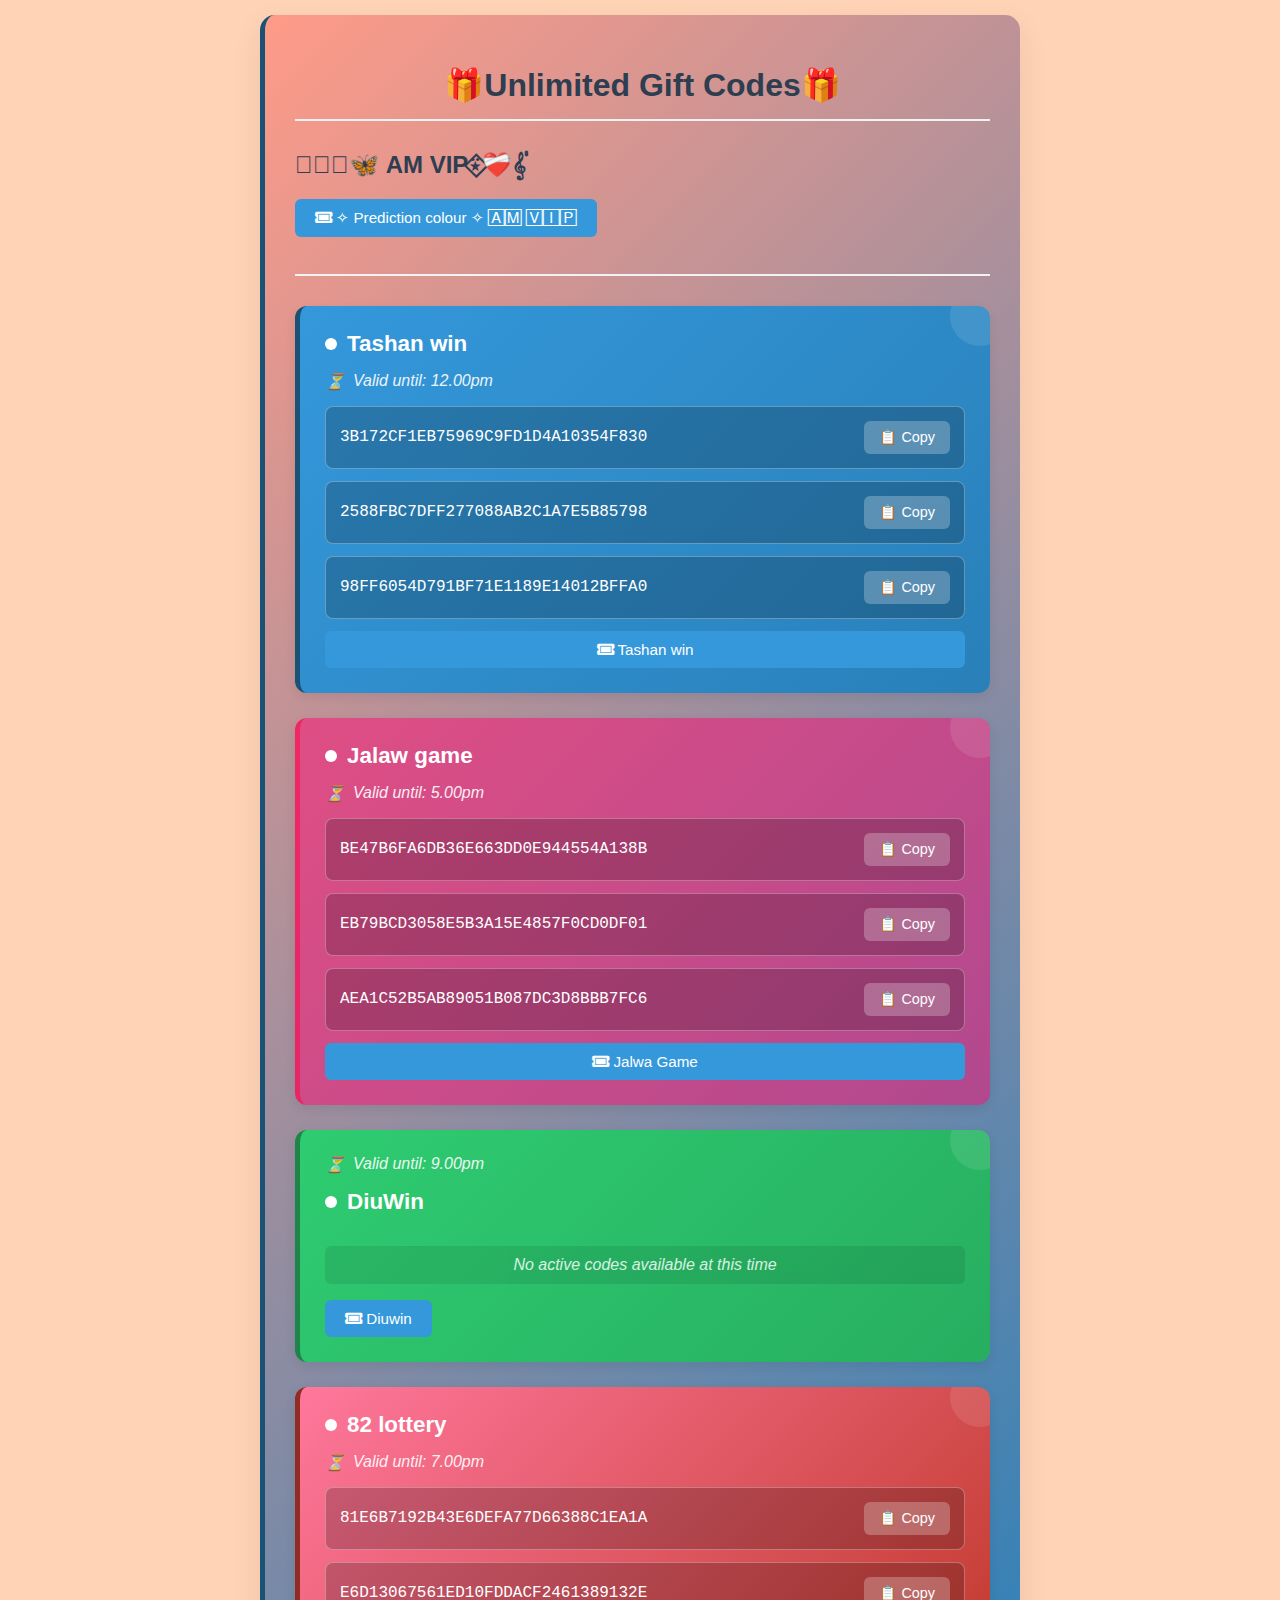
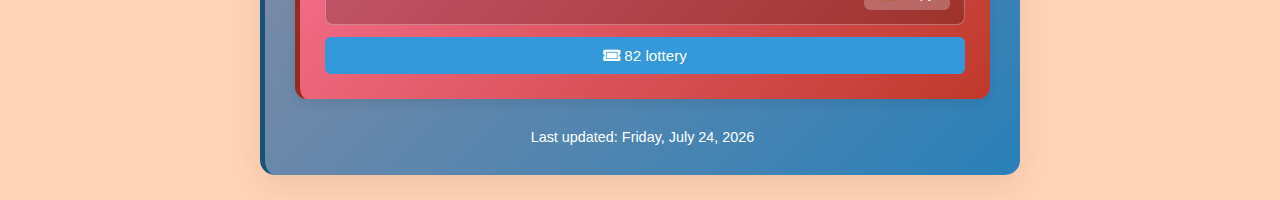
<file: gift code.html>
<!DOCTYPE html>
<html lang="en">
<head>
    <meta charset="UTF-8">
    <meta name="viewport" content="width=device-width, initial-scale=1.0">
    <title>⍣AM VIP⍣Gift Codes</title>
    <style>
        body {
            font-family: 'Segoe UI', Tahoma, Geneva, Verdana, sans-serif;
            max-width: 800px;
            margin: 20px auto;
            padding: 0;
            background: #FF84365C;
            color: #2c3e50;
     
        }
        .container {
                        transform: translateY(-5px);
     
            background: linear-gradient(135deg, #FF36365C, #2980b9);
            border-left: 5px solid #1a5276;
      border-radius: 15px;
            box-shadow: 0 10px 30px rgba(0, 0, 0, 0.08);
            padding: 30px;
            margin: 20px;
        }
        h1 {
            text-align: center;
            color: #2c3e50;
            margin-bottom: 30px;
            padding-bottom: 15px;
            border-bottom: 2px solid #f0f2f5;
        }
        .code-section {
            border-radius: 12px;
            padding: 25px;
            margin-bottom: 25px;
            box-shadow: 0 4px 12px rgba(0,0,0,0.08);
            color: white;
            position: relative;
            overflow: hidden;
            transition: transform 0.3s ease;
        }
        .code-section:hover {
            transform: translateY(-5px);
        }
        /* Platform-specific colors */
        .Tashan{
            background: linear-gradient(135deg, #3498db, #2980b9);
            border-left: 5px solid #1a5276;
        }
        .dnwin {
            background: linear-gradient(135deg, #FF779CFF, #c0392b);
            border-left: 5px solid #922b21;
        }
        .diuwin {
            background: linear-gradient(135deg, #2ecc71, #27ae60);
            border-left: 5px solid #1e8449;
        }
            .Jalaw {
            background: linear-gradient(135deg, #FF09727F, #FF09727F);
            border-left: 5px solid #FF00477F;
        }
        .platform-name {
            font-size: 1.4em;
            font-weight: bold;
            margin-bottom: 15px;
            display: flex;
            align-items: center;
        }
        .platform-name::before {
            content: '';
            display: inline-block;
            width: 12px;
            height: 12px;
            border-radius: 50%;
            background: white;
            margin-right: 10px;
        }
        .time-note {
            font-style: italic;
            margin-bottom: 15px;
            opacity: 0.9;
            display: flex;
            align-items: center;
            gap: 8px;
        }
        .time-note::before {
            content: '⏳';
        }
        .code-container {
            display: flex;
            flex-direction: column;
            gap: 12px;
        }
        .code {
            font-family: 'Courier New', monospace;
            background-color: rgba(0, 0, 0, 0.2);
            padding: 14px;
            border-radius: 8px;
            word-break: break-all;
            display: flex;
            justify-content: space-between;
            align-items: center;
            border: 1px solid rgba(255, 255, 255, 0.3);
        }
    
    
        .copy-btn {
            background-color: rgba(255, 255, 255, 0.25);
            color: white;
            border: none;
            padding: 8px 15px;
            border-radius: 6px;
            cursor: pointer;
            font-size: 0.9em;
            transition: all 0.3s ease;
            display: flex;
            align-items: center;
            gap: 5px;
            white-space: nowrap;
        }
        .copy-btn:hover {
            background-color: rgba(255, 255, 255, 0.4);
        }
        .no-codes {
            font-style: italic;
            opacity: 0.8;
            padding: 10px;
            background: rgba(0, 0, 0, 0.1);
            border-radius: 6px;
            text-align: center;
        }
        /* Decorative elements */
        .code-section::before {
            content: '';
            position: absolute;
            top: -20px;
            right: -20px;
            width: 60px;
            height: 60px;
            border-radius: 50%;
            background: rgba(255, 255, 255, 0.1);
        }
        footer {
            text-align: center;
            margin-top: 30px;
            color: #fff;
            font-size: 0.9em;
        }
        @media (max-width: 600px) {
            .container {
                padding: 20px;
                margin: 10px;
            }
            .code-section {
                padding: 20px;
            }
        }
    
            .btn {
            display: inline-block;
            padding: 10px 20px;
            border-radius: 6px;
            font-weight: 500;
            text-align: center;
            text-decoration: none;
            cursor: pointer;
            transition: all 0.3s ease;
            border: none;
            font-size: 0.95rem;
        } 
    }
        .btn-nav:hover {
            background-color: #2980b9;
            transform: translateY(-2px);
        }
        .btn.active {
            transform: translateY(-2px);
            box-shadow: 0 4px 8px rgba(0,0,0,0.2);
        }
        .btn-primary {
            background-color: #e74c3c;
            color: white;
        }
        .btn-primary:hover, .btn-primary.active {
            background-color: #c0392b;
        }
        .btn-secondary {
            background-color: #3498db;
            color: white;
        }
        .btn-secondary:hover, .btn-secondary.active {
            background-color: #2980b9;
        }
        .btn-premium {
            background-color: #f39c12;
            color: white;
        }
        .btn-premium:hover, .btn-premium.active {
            background-color: #e67e22;
        }
            .btn-copy {
            background-color: #2ecc71;
            color: white;
            padding: 6px 12px;
            font-size: 0.85rem;
            margin-top: 5px;
        }
        .btn-copy:hover {
            background-color: #27ae60;
        }
    </style>
        <link rel="stylesheet" href="https://cdnjs.cloudflare.com/ajax/libs/font-awesome/5.15.3/css/all.min.css">

</head>
<body>
    <div class="container">
        <h1>🎁Unlimited Gift Codes🎁</h1>
             <h2>𓄂⍣⃝🦋 AM VIP⍣⃟❤️‍🩹𝄟</h2>
  
        
        
          <div class="header">
    <!-- Correct button -->
    <button class="btn btn-secondary btn-register" id="premiumBtn"
            onclick="window.open('https://t.me/AM_TASHANWIN', '_blank')">

     
     <i class="fas fa-ticket-alt"></i> ✧ Prediction colour ✧ 🄰🄼 🅅🄸🄿
                
            </button>
        </div>                 
 

          <h1></h1>
         
              
                                            
<div class="code-section Tashan">
  <div class="platform-name">Tashan win</div>
  <div class="time-note">Valid until: 12.00pm</div>

    
    
  <div class="code-container">
    <div class="code" id="code1">
      <span>3B172CF1EB75969C9FD1D4A10354F830</span>
      <button class="copy-btn">📋 Copy</button>
    </div>
    <div class="code" id="code2">
      <span>2588FBC7DFF277088AB2C1A7E5B85798
</span>
      <button class="copy-btn">📋 Copy</button>
    </div>
    <div class="code" id="code3">
      <span>98FF6054D791BF71E1189E14012BFFA0</span>
      <button class="copy-btn">📋 Copy</button>
    </div>

      
      
      
      
      
 
    <!-- Correct button -->
    <button class="btn btn-secondary btn-register" id="premiumBtn"
            onclick="window.open('register game/regier tashan.html', '_blank')">
      <i class="fas fa-ticket-alt"></i> Tashan win
    </button>
  </div>
</div>

        
        
        
        
        
<div class="code-section Jalaw">
  <div class="platform-name">Jalaw game</div>
  <div class="time-note">Valid until: 5.00pm</div>

  <div class="code-container">
    <div class="code" id="code1">
      <span>BE47B6FA6DB36E663DD0E944554A138B</span>
      <button class="copy-btn">📋 Copy</button>
    </div>
    <div class="code" id="code2">
      <span>EB79BCD3058E5B3A15E4857F0CD0DF01</span>
      <button class="copy-btn">📋 Copy</button>
    </div>
    <div class="code" id="code3">
      <span>AEA1C52B5AB89051B087DC3D8BBB7FC6</span>
      <button class="copy-btn">📋 Copy</button>
    </div>

    <!-- Correct button -->
    <button class="btn btn-secondary btn-register" id="premiumBtn2"
            onclick="window.open('register game/regier jalwa.html', '_blank')">
      <i class="fas fa-ticket-alt"></i> Jalwa Game
    </button>
  </div>
</div>
                    
                    
        
        
        
                    
        <div class="code-section diuwin">
               <div class="time-note">Valid until: 9.00pm</div>
              
            <div class="platform-name">DiuWin</div>
            <div class="code-container">
                
                <p class="no-codes">No active codes available at this time</p>
            </div>
                <!-- Correct button -->
    <button class="btn btn-secondary btn-register" id="premiumBtn2"
            onclick="window.open('register game/regier diwin.html', '_blank')">
      <i class="fas fa-ticket-alt"></i> Diuwin
    </button>
        </div>
              
              
              
              
<div class="code-section dnwin">
    
            <div class="platform-name">82 lottery</div>
              <div class="time-note">Valid until: 7.00pm</div>
                 
            <div class="code-container">
                <div class="code" id="code4">
                    
                    <span>81E6B7192B43E6DEFA77D66388C1EA1A</span>
                    <button class="copy-btn">📋 Copy</button>
                </div>
                <div class="code" id="code5">
                    <span>E6D13067561ED10FDDACF2461389132E</span>
                    <button class="copy-btn">📋 Copy</button>
                </div>
    <!-- Correct button -->
    <button class="btn btn-secondary btn-register" id="premiumBtn2"
            onclick="window.open('register game/regier 82 lottery.html', '_blank')">
      <i class="fas fa-ticket-alt"></i> 82 lottery
    </button>
            </div>
        </div>

              
              
              
              
        <footer>
            Last updated: <span id="current-date"></span>
        </footer>
    </div>

    <script>
        // Add date to footer
        const options = { weekday: 'long', year: 'numeric', month: 'long', day: 'numeric' };
        document.getElementById('current-date').textContent = new Date().toLocaleDateString('en-US', options);
        
        // Copy functionality
        document.querySelectorAll('.copy-btn').forEach(btn => {
            btn.addEventListener('click', (e) => {
                const code = e.target.closest('.code').querySelector('span').textContent;
                navigator.clipboard.writeText(code)
                    .then(() => {
                        const originalText = btn.innerHTML;
                        btn.innerHTML = '✅ Copied!';
                        setTimeout(() => {
                            btn.innerHTML = originalText;
                        }, 2000);
                    })
                    .catch(err => {
                        console.error('Failed to copy: ', err);
                        btn.innerHTML = '❌ Error';
                        setTimeout(() => {
                            btn.innerHTML = '📋 Copy';
                        }, 2000);
                    });
            });
        });
    </script>
</body>
</html>
</file>
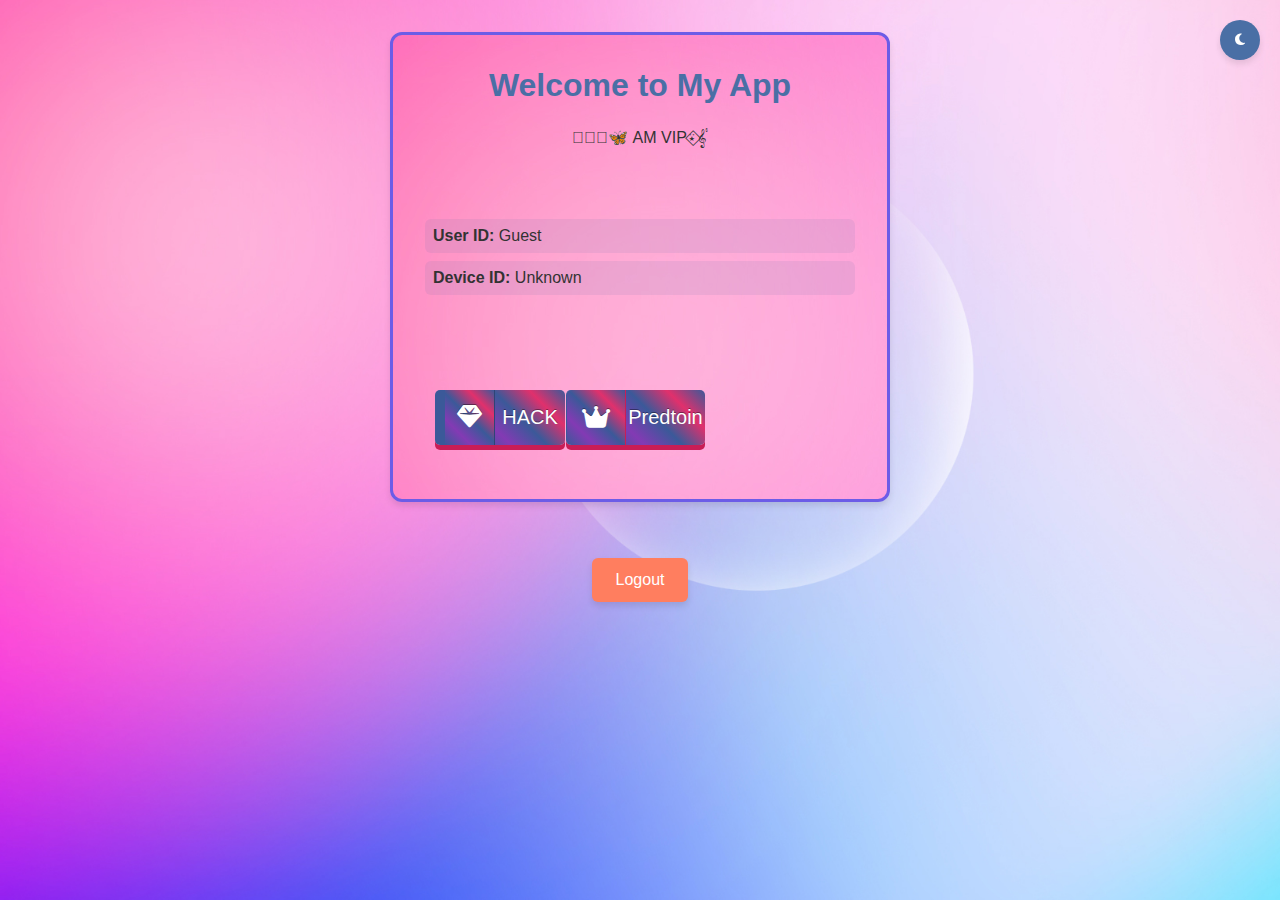
<file: main-app.html>
<!DOCTYPE html>
<html lang="en">
<head>
  <meta charset="UTF-8">
  <meta name="viewport" content="width=device-width, initial-scale=1.0">
  <title>⍣AM VIP⍣⃟ App</title>
  <link rel="stylesheet" href="https://cdnjs.cloudflare.com/ajax/libs/font-awesome/6.4.0/css/all.min.css">
  <style>
  
  :root {
  /* Light Theme */
  --bg-color: #ffffff; /* Fallback solid color */
  --bg-image: url(bg.jpg); /* Actual background image */
  --text-color: #333333; /* Text should NEVER be an image */
  --card-bg: rgba(255, 255, 255, 0.9); /* Slightly transparent white */
  --primary: #4a6fa5;
  --secondary: #ff7e5f;
  --shadow: 0 4px 6px rgba(0, 0, 0, 0.1);
  --primary-color: #6c5ce7; /* Consider merging with --primary */
    
  }
[data-theme="dark"] {
  --bg-image: url(dark.jpg); /* Subtle dark pattern */
  --bg-color: #121212; /* Fallback */
  --card-bg: rgba(30, 30, 30, 0.8); /* Semi-transparent dark */
}
 
          * {
            box-sizing: border-box;
            margin: 0;
            padding: 0;
            font-family: 'Segoe UI', Tahoma, Geneva, Verdana, sans-serif;
        }
  
  body {
  background-color: var(--bg-color);
  background-image: var(--bg-image);
  background-size: cover; /* Ensures image covers the whole screen */
  background-attachment: fixed; /* Optional: Makes it non-scrolling */
  color: var(--text-color);
      margin: 0;
      padding: 0;
      transition: all 0.3s ease;
      min-height: 100vh;
      display: flex;
      flex-direction: column;
      align-items: center;
      padding: 2rem;
    }

    .theme-toggle {
      position: fixed;
      top: 20px;
      right: 20px;
      background: var(--primary);
      color: white;
      border: none;
      width: 40px;
      height: 40px;
      border-radius: 50%;
      display: flex;
      align-items: center;
      justify-content: center;
      cursor: pointer;
      box-shadow: var(--shadow);
      z-index: 100;
    }

    .card {
   border: 3px solid var(--primary-color);
box-shadow: 0 5px 15px var(--shadow-color);   
      background-color: var(--card-bg);
  box-shadow: var(--shadow);
  background-image: var(--bg-image);
  color: var(--text-color);
    border-radius: 12px;
      padding: 2rem;
      width: 100%;
      margin-top:0px;
      max-width: 500px;
      box-shadow: var(--shadow);
      margin-bottom: 2rem;
      text-align: center;
    }

    h1 {
      color: var(--primary);
      margin-bottom: 1.5rem;
    }

    .user-info {
      margin: 4.5rem 0;
      text-align: left;
    }

    .user-info p {
      margin: 0.5rem 0;
      padding: 0.5rem;
      background-color: rgba(74, 111, 165, 0.1);
      border-radius: 6px;
    }

.buttons {
      display: flex;
      width: 100px;
      height: 100px;
      align-items: center;
      justify-content: space-around;
    }
    .buttons .row {
      display: block;
      margin-left: 40px;
    }
    .buttons .row a {
      position: relative;
      display: block;
      height: 55px;
      width: 100px;
      margin: 5px 0;
      color: #fff;
      font-size: 20px;
      font-weight: 500;
      text-shadow: 0px -1px 0px rgba(0, 0, 0, 0.4);
      cursor: pointer;
      border: none;
      outline: none;
      border-radius: 0 5px 5px 0;
      transition: all 0.1s ease-out;
      text-align: center;
      padding-left: 20px;
      text-decoration: none;
      line-height: 55px;
    }
    .row a:active {
      top: 3px;
    }
    .row a.facebook,
    .row a.facebook span {
      background: #3b5999;
      background: linear-gradient(45deg, #3b5999, #833AB4, #3b5999, #E1306C, #3b5999);  
      border-left: 10px solid #3b5999;
      box-shadow: 0px 5px 0px 0px #c91d56;
    }
    .row a.facebook:active {
      box-shadow: 0px 2px 0px 0px #2e4476;
    }

    .row a.instagram,
    .row a.instagram span {
      background: #3b5999;
      background: linear-gradient(45deg, #3b5999, #833AB4, #3b5999, #E1306C, #3b5999);
      border-left: 1px solid #3b5999;
      box-shadow: 0px 5px 0px 0px #c91d56;
    }
    .row a.instagram:active {
      box-shadow: 0px 2px 0px 0px #c91d56;
    }

    .row a span {
      position: absolute;
      height: 55px;
      width: 60px;
      top: 0;
      left: -40px;
      line-height: 55px;
      font-size: 25px;
      display: block;
      font-weight: normal;
      border-radius: 5px 0 0 5px;
      text-align: center;
    }
    .row a:active span {
      top: -3px;
    }
    .row a.facebook span {
      border-right: 1px solid #2e4476;
    }
    
    .row a.instagram span {
      border-right: 1px solid #c91d56;
    }

  
    .row a.facebook:active span {
      box-shadow: 0px 5px 0px 0px #2e4476, 6px 4px 2px rgba(0, 0, 0, 0.3);
    }
    
    .row a.instagram:active span {
      box-shadow: 0px 5px 0px 0px #c91d56, 6px 4px 2px rgba(0, 0, 0, 0.3);
    }

    .logout-btn {
      background-color: var(--secondary);
      color: white;
      border: none;
      padding: 0.8rem 1.5rem;
      border-radius: 6px;
      font-size: 1rem;
      cursor: pointer;
      transition: all 0.2s;
      margin-top: 1.5rem;
      box-shadow: var(--shadow);
    }

    .logout-btn:hover {
      transform: translateY(-2px);
      opacity: 0.9;
    }
  </style>
</head>
<body>
  <button class="theme-toggle" id="themeToggle">
    <i class="fas fa-moon"></i>
  </button>

  <div class="card">
    <h1>Welcome to My App</h1>
    𓄂⍣⃝🦋 AM VIP⍣⃟𝄟
    <div class="user-info">
      <p><strong>User ID:</strong> <span id="userId">Guest</span></p>
      <p><strong>Device ID:</strong> <span id="deviceId">Unknown</span></p>
     
    </div>
  
 
    
<div class="buttons">
    <div class="row">
      <a href="Game-wingo/tashan vip new .html" target="_blank" class="facebook">
        <span><i class="fas fa-gem"></i></span>
        HACK
      </a>
    </div>
  
    <div class="row">
      <a href="Game-wingo/tashan vip.html" target="_blank" class="instagram">
        <span><i class="fas fa-crown"></i></span>
        Predtoin
      </a>

  </div>
</div>
  </div>
   </div>
    <button class="logout-btn" id="logoutBtn">Logout</button>
  </div>
         

  <script>
    // DOM Elements
    const themeToggle = document.getElementById('themeToggle');
    const logoutBtn = document.getElementById('logoutBtn');
    const userIdElement = document.getElementById('userId');
    const deviceIdElement = document.getElementById('deviceId');

    // Theme Toggle
    themeToggle.addEventListener('click', () => {
      const currentTheme = document.documentElement.getAttribute('data-theme');
      const newTheme = currentTheme === 'dark' ? 'light' : 'dark';
      document.documentElement.setAttribute('data-theme', newTheme);
      localStorage.setItem('theme', newTheme);
      
      // Update icon
      const icon = themeToggle.querySelector('i');
      icon.className = newTheme === 'dark' ? 'fas fa-sun' : 'fas fa-moon';
    });

    // Check for saved theme preference
    const savedTheme = localStorage.getItem('theme') || 'light';
    document.documentElement.setAttribute('data-theme', savedTheme);
    themeToggle.querySelector('i').className = savedTheme === 'dark' ? 'fas fa-sun' : 'fas fa-moon';

    // User Data (simulated - replace with your actual data)
    const urlParams = new URLSearchParams(window.location.search);
    const userId = urlParams.get('userId') || sessionStorage.getItem('userId') || 'Guest';
    const deviceId = urlParams.get('deviceId') || sessionStorage.getItem('deviceId') || 'Unknown';
    
    userIdElement.textContent = userId;
    deviceIdElement.textContent = deviceId;
    
    // Store in session for demo purposes
    sessionStorage.setItem('userId', userId);
    sessionStorage.setItem('deviceId', deviceId);

    // Logout Functionality
    logoutBtn.addEventListener('click', () => {
      sessionStorage.clear();
      window.location.href = 'index.html'; // Change to your login page
    });
  </script>
</body>
</html>
</file>
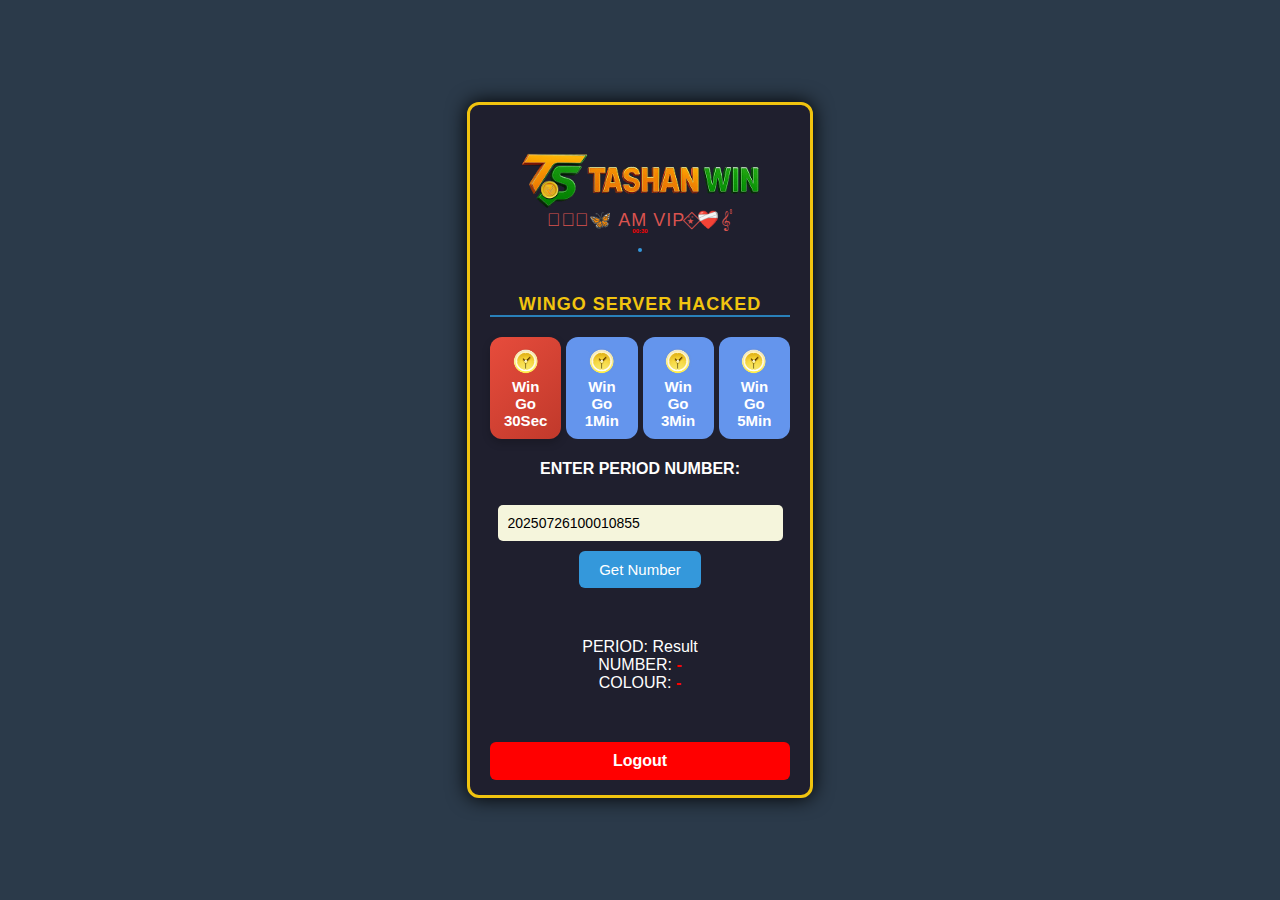
<file: Game-wingo/tashan vip new .html>
<!DOCTYPE html>
<html lang="en">
<head>
  <meta charset="UTF-8" />
  <meta name="viewport" content="width=device-width, initial-scale=1.0"/>
  <title>TASHAN WIN</title>
  <link rel="stylesheet" href="style 25.css" />
</head>
<body>
     <div class="container">
       
          <div class="AM2">

    <img src="logo.png" alt="Tashan Win logo">        
     <h2>𓄂⍣⃝🦋 AM VIP⍣⃟❤️‍🩹𝄟</h2>
            
            <div class="timer" id="timer">00:30</div>
      
          <button class="timer" id="generatePeriod"></button>
         
            
        <h1>WINGO SERVER HACKED</h1>
        
         <div class="game-options">
            <button class="game-option active" data-time="30">
                <img src="time.png" alt="30Sec">
                Win Go 30Sec
            </button>
            <button class="game-option" data-time="60">
                <img src="time.png" alt="1Min">
                Win Go 1Min
            </button>
            <button class="game-option" data-time="180">
                <img src="time.png" alt="3Min">
                Win Go 3Min
            </button>
            <button class="game-option" data-time="300">
                <img src="time.png" alt="5Min">
                Win Go 5Min
            </button>
        </div>
        
          
        <div class="input-section">
          
            <h4 for="period">ENTER PERIOD NUMBER:</h4>
            <div class="period-input-group">
                <input type="text" id="period" value="20250726100010855">
   </div>
            <div class="copied-notice" id="copiedNotice"></div>
        </div>
        
        <button class="btn" id="getNumber">Get Number</button>
        
            
        
        <div class="result" id="result">
            <div>PERIOD: <span id="periodDisplay">Result</span></div>
            <div>NUMBER: <span id="numberDisplay">-</span></div>
            <div>COLOUR: <span id="colorDisplay">-</span></div>
        </div>
        
        <button class="logout">Logout</button>
    </div>

  <script>  
   let currentTime = 30; // Default to 30 seconds
        let timerInterval;
        let isRunning = false;

        // Format time as MM:SS
        function formatTime(seconds) {
            const mins = Math.floor(seconds / 60);
            const secs = seconds % 60;
            return `${mins.toString().padStart(2, '0')}:${secs.toString().padStart(2, '0')}`;
        }

        // Generate current period number (YYYYMMDDHHmmssSSS)
        function generatePeriodNumber() {
            const now = new Date();
            const year = now.getFullYear();
            const month = String(now.getMonth() + 1).padStart(2, '0');
            const day = String(now.getDate()).padStart(2, '0');
            const hours = String(now.getHours()).padStart(2, '0');
            const minutes = String(now.getMinutes()).padStart(2, '0');
            const seconds = String(now.getSeconds()).padStart(2, '0');
            const milliseconds = String(now.getMilliseconds()).padStart(3, '0');
            
            return `${year}${month}${day}${hours}${minutes}${seconds}${milliseconds}`;
        }

        // Start the countdown timer
        function startTimer() {
            clearInterval(timerInterval);
            isRunning = true;
            let timeLeft = currentTime;
            
            document.getElementById('timer').textContent = formatTime(timeLeft);
            
            timerInterval = setInterval(() => {
                timeLeft--;
                document.getElementById('timer').textContent = formatTime(timeLeft);
                
                if (timeLeft <= 0) {
                    clearInterval(timerInterval);
                    isRunning = false;
                    // Auto-generate result when timer reaches 0
                    generateResult();
                    // Restart timer
                    setTimeout(startTimer, 2000);
                }
            }, 1000);
        }

        // Generate random result
        function generateResult() {
            const period = document.getElementById('period').value;
            const randomNumber = Math.floor(Math.random() * 10);
            const colors = ['Red', 'Green', 'Green','Red', 'Red','Violet+Red', 'Green','Violet+Red']; // Adding green for variety
            const color = colors[randomNumber % colors.length];
            
            document.getElementById('periodDisplay').textContent = period;
            document.getElementById('numberDisplay').textContent = randomNumber;
            
            const colorDisplay = document.getElementById('colorDisplay');
            colorDisplay.textContent = color;
            colorDisplay.className = color.toLowerCase();
        }

        // Game option buttons
        document.querySelectorAll('.game-option').forEach(button => {
            button.addEventListener('click', function() {
                // Set active button
                document.querySelectorAll('.game-option').forEach(btn => {
                    btn.classList.remove('active');
                });
                this.classList.add('active');
                
                // Update current time
                currentTime = parseInt(this.dataset.time);
                
                // Reset timer with new time
                if (isRunning) {
                    startTimer();
                } else {
                    document.getElementById('timer').textContent = formatTime(currentTime);
                }
            });
        });

        // Generate Period button
        document.getElementById('generatePeriod').addEventListener('click', function() {
            const periodNumber = generatePeriodNumber();
            document.getElementById('period').value = periodNumber;
            
            // Show copied notice
            const notice = document.getElementById('copiedNotice');
            notice.textContent = "Period number generated!";
            notice.style.color = "#5cb85c";
            
            setTimeout(() => {
                notice.textContent = "";
            }, 2000);
        });

        // Get Number button
        document.getElementById('getNumber').addEventListener('click', function() {
            generateResult();
        });

        // Logout
        document.querySelector('.logout').addEventListener('click', function() {
            if (confirm('Are you sure you want to logout?')) {
                clearInterval(timerInterval);
                alert('Logged out successfully');
                 window.location.href = 'login.html';

                // In a real app, redirect to login page
            }
        });

        // Initialize
        startTimer();
    </script>
</body>
</html>
</file>
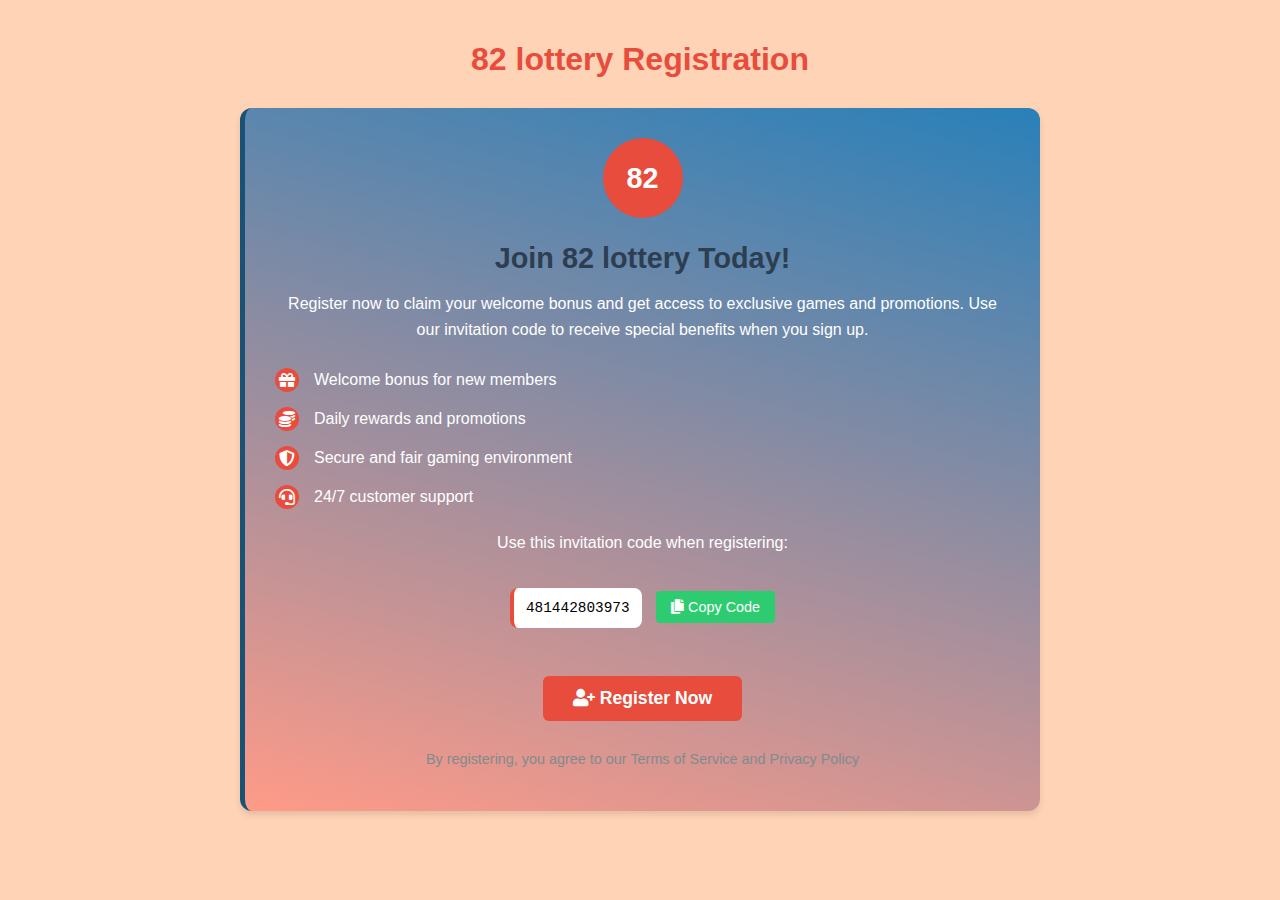
<file: register game/regier 82 lottery.html>
<!DOCTYPE html>
<html lang="en">
<head>
    <meta charset="UTF-8">
    <meta name="viewport" content="width=device-width, initial-scale=1.0">
    <title>Registration</title>
    <style>
        body {
            font-family: 'Segoe UI', Tahoma, Geneva, Verdana, sans-serif;
            max-width: 800px;
            margin: 0 auto;
            padding: 20px;
            background: #FF84365C;
            color: #fff;
        }
        .header {
            text-align: center;
            margin-bottom: 30px;
        }
        .header h1 {
            color: #e74c3c;
            margin-bottom: 10px;
        }
        .register-card {
                        background: linear-gradient(15deg, #FF36365C, #2980b9);
            border-left: 5px solid #1a5276;
     
                   border-radius: 12px;
            padding: 30px;
            margin-bottom: 25px;
            box-shadow: 0 4px 6px rgba(0,0,0,0.1);
            text-align: center;
        }
        .register-logo {
            width: 80px;
            height: 80px;
            margin: 0 auto 20px;
            background-color: #e74c3c;
            border-radius: 50%;
            display: flex;
            align-items: center;
            justify-content: center;
            color: white;
            font-weight: bold;
            font-size: 1.8rem;
        }
        .register-title {
            font-size: 1.8rem;
            color: #2c3e50;
            margin-bottom: 15px;
        }
        .register-desc {
            color: #fff;
            margin-bottom: 25px;
            line-height: 1.6;
        }
        .btn-register {
            display: inline-block;
            padding: 12px 30px;
            border-radius: 6px;
            font-weight: 600;
            text-align: center;
            text-decoration: none;
            cursor: pointer;
            transition: all 0.3s ease;
            border: none;
            font-size: 1.1rem;
            background-color: #e74c3c;
            color: white;
            margin: 10px 0;
        }
        .btn-register:hover {
            background-color: #c0392b;
            transform: translateY(-2px);
            box-shadow: 0 4px 8px rgba(231, 76, 60, 0.3);
        }
        .benefits {
            text-align: left;
            margin: 25px 0;
        }
        .benefit-item {
            display: flex;
            align-items: center;
            margin-bottom: 15px;
        }
        .benefit-icon {
            width: 24px;
            height: 24px;
            background-color: #e74c3c;
            border-radius: 50%;
            display: flex;
            align-items: center;
            justify-content: center;
            color: white;
            margin-right: 15px;
            flex-shrink: 0;
        }
        .invitation-code {
            background: #fff;
            color: #000;
            padding: 12px;
            border-radius: 8px;
            margin: 20px 0;
            font-family: 'Courier New', monospace;
            font-size: 0.9rem;
            word-break: break-all;
            border-left: 4px solid #e74c3c;
            display: inline-block;
        }
        .copy-btn {
            background-color: #2ecc71;
            color: white;
            padding: 8px 15px;
            font-size: 0.9rem;
            margin-left: 10px;
            border: none;
            border-radius: 4px;
            cursor: pointer;
            transition: background-color 0.3s;
        }
        .copy-btn:hover {
            background-color: #27ae60;
        }
    </style>
    <link rel="stylesheet" href="https://cdnjs.cloudflare.com/ajax/libs/font-awesome/5.15.3/css/all.min.css">
</head>
<body>
    <div class="header">
        <h1>82 lottery Registration</h1>
    </div>
    
    <div class="register-card">
        <div class="register-logo">82</div>
        <h2 class="register-title">Join 82 lottery Today!</h2>
        <p class="register-desc">
            Register now to claim your welcome bonus and get access to exclusive games and promotions.
            Use our invitation code to receive special benefits when you sign up.
        </p>
        
        <div class="benefits">
            <div class="benefit-item">
                <div class="benefit-icon"><i class="fas fa-gift"></i></div>
                <div>Welcome bonus for new members</div>
            </div>
            <div class="benefit-item">
                <div class="benefit-icon"><i class="fas fa-coins"></i></div>
                <div>Daily rewards and promotions</div>
            </div>
            <div class="benefit-item">
                <div class="benefit-icon"><i class="fas fa-shield-alt"></i></div>
                <div>Secure and fair gaming environment</div>
            </div>
            <div class="benefit-item">
                <div class="benefit-icon"><i class="fas fa-headset"></i></div>
                <div>24/7 customer support</div>
            </div>
        </div>
        
        <p>Use this invitation code when registering:</p>
        <div class="invitation-code" id="inviteCode">481442803973</div>
        <button class="copy-btn" onclick="copyToClipboard('inviteCode')">
            <i class="fas fa-copy"></i> Copy Code
        </button>
        
        <br><br>
        <a href="https://82lottery4.com/#/register?invitationCode=481442803973" class="btn-register" target="_blank">
            <i class="fas fa-user-plus"></i> Register Now
        </a>
        
        <p style="margin-top: 20px; font-size: 0.9rem; color: #7f8c8d;">
            By registering, you agree to our Terms of Service and Privacy Policy
        </p>
    </div>

    
    
    
    
    
    
    
    
    
    
    <script>
        function copyToClipboard(id) {
            const codeElement = document.getElementById(id);
            const textToCopy = codeElement.textContent;
            
            navigator.clipboard.writeText(textToCopy).then(() => {
                showToast('Invitation code copied!');
            }).catch(err => {
                console.error('Failed to copy text: ', err);
                // Fallback for older browsers
                const textarea = document.createElement('textarea');
                textarea.value = textToCopy;
                document.body.appendChild(textarea);
                textarea.select();
                document.execCommand('copy');
                document.body.removeChild(textarea);
                showToast('Invitation code copied!');
            });
        }

        function showToast(message) {
            const toast = document.createElement('div');
            toast.style.position = 'fixed';
            toast.style.bottom = '20px';
            toast.style.left = '50%';
            toast.style.transform = 'translateX(-50%)';
            toast.style.backgroundColor = '#2ecc71';
            toast.style.color = 'white';
            toast.style.padding = '12px 24px';
            toast.style.borderRadius = '4px';
            toast.style.boxShadow = '0 2px 10px rgba(0,0,0,0.2)';
            toast.style.zIndex = '1000';
            toast.style.transition = 'opacity 0.5s';
            toast.textContent = message;
            
            document.body.appendChild(toast);
            
            setTimeout(() => {
                toast.style.opacity = '0';
                setTimeout(() => {
                    document.body.removeChild(toast);
                }, 500);
            }, 2000);
        }
    </script>
</body>
</html>
</file>
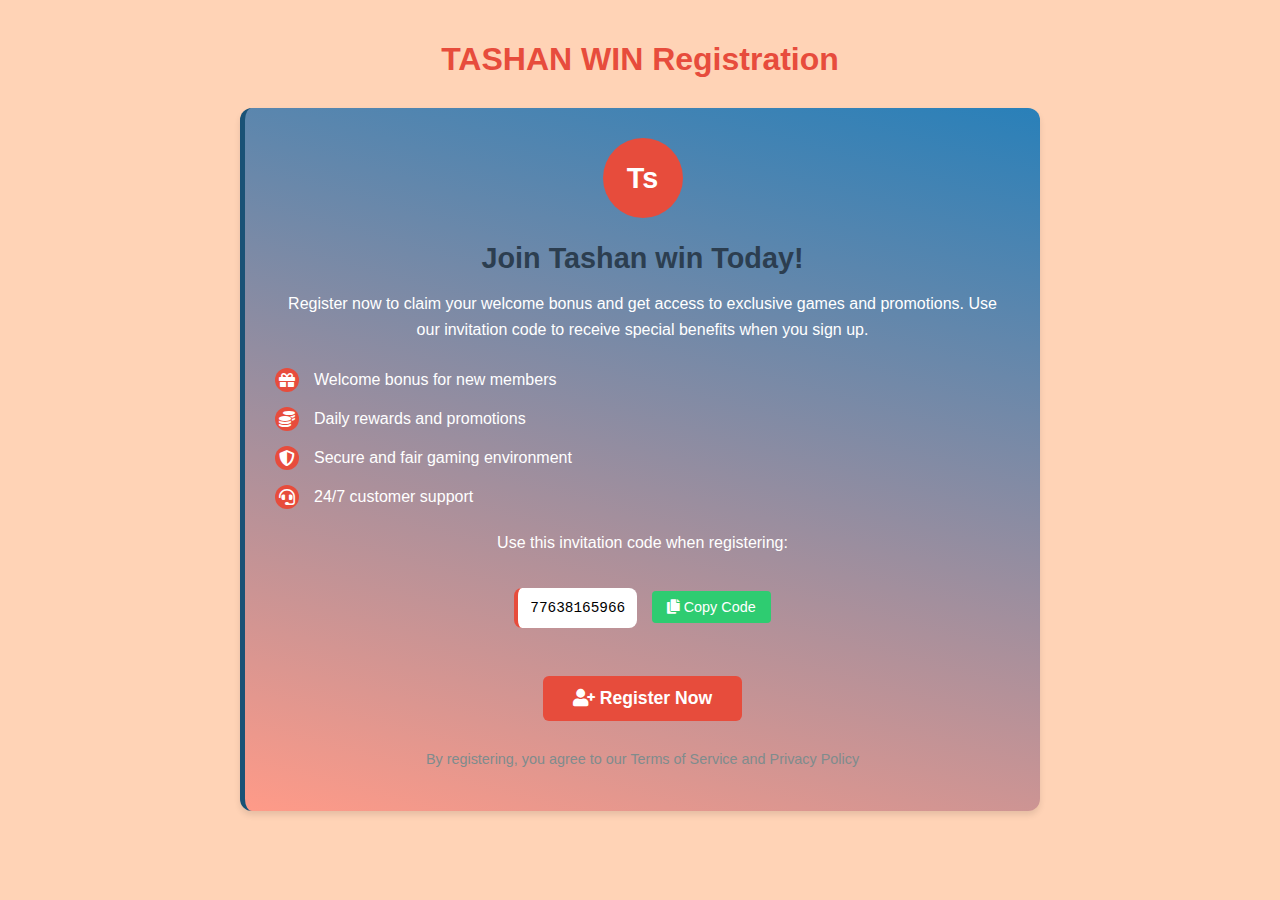
<file: register game/regier bdg.html>
<!DOCTYPE html>
<html lang="en">
<head>
    <meta charset="UTF-8">
    <meta name="viewport" content="width=device-width, initial-scale=1.0">
    <title>Registration</title>
    <style>
        body {
            font-family: 'Segoe UI', Tahoma, Geneva, Verdana, sans-serif;
            max-width: 800px;
            margin: 0 auto;
            padding: 20px;
            background: #FF84365C;
            color: #fff;
        }
        .header {
            text-align: center;
            margin-bottom: 30px;
        }
        .header h1 {
            color: #e74c3c;
            margin-bottom: 10px;
        }
        .register-card {
                        background: linear-gradient(15deg, #FF36365C, #2980b9);
            border-left: 5px solid #1a5276;
     
                   border-radius: 12px;
            padding: 30px;
            margin-bottom: 25px;
            box-shadow: 0 4px 6px rgba(0,0,0,0.1);
            text-align: center;
        }
        .register-logo {
            width: 80px;
            height: 80px;
            margin: 0 auto 20px;
            background-color: #e74c3c;
            border-radius: 50%;
            display: flex;
            align-items: center;
            justify-content: center;
            color: white;
            font-weight: bold;
            font-size: 1.8rem;
        }
        .register-title {
            font-size: 1.8rem;
            color: #2c3e50;
            margin-bottom: 15px;
        }
        .register-desc {
            color: #fff;
            margin-bottom: 25px;
            line-height: 1.6;
        }
        .btn-register {
            display: inline-block;
            padding: 12px 30px;
            border-radius: 6px;
            font-weight: 600;
            text-align: center;
            text-decoration: none;
            cursor: pointer;
            transition: all 0.3s ease;
            border: none;
            font-size: 1.1rem;
            background-color: #e74c3c;
            color: white;
            margin: 10px 0;
        }
        .btn-register:hover {
            background-color: #c0392b;
            transform: translateY(-2px);
            box-shadow: 0 4px 8px rgba(231, 76, 60, 0.3);
        }
        .benefits {
            text-align: left;
            margin: 25px 0;
        }
        .benefit-item {
            display: flex;
            align-items: center;
            margin-bottom: 15px;
        }
        .benefit-icon {
            width: 24px;
            height: 24px;
            background-color: #e74c3c;
            border-radius: 50%;
            display: flex;
            align-items: center;
            justify-content: center;
            color: white;
            margin-right: 15px;
            flex-shrink: 0;
        }
        .invitation-code {
            background: #fff;
            color: #000;
            padding: 12px;
            border-radius: 8px;
            margin: 20px 0;
            font-family: 'Courier New', monospace;
            font-size: 0.9rem;
            word-break: break-all;
            border-left: 4px solid #e74c3c;
            display: inline-block;
        }
        .copy-btn {
            background-color: #2ecc71;
            color: white;
            padding: 8px 15px;
            font-size: 0.9rem;
            margin-left: 10px;
            border: none;
            border-radius: 4px;
            cursor: pointer;
            transition: background-color 0.3s;
        }
        .copy-btn:hover {
            background-color: #27ae60;
        }
    </style>
    <link rel="stylesheet" href="https://cdnjs.cloudflare.com/ajax/libs/font-awesome/5.15.3/css/all.min.css">
</head>
<body>
    <div class="header">
        <h1>TASHAN WIN Registration</h1>
    </div>
    
    <div class="register-card">
        <div class="register-logo">Ts</div>
        <h2 class="register-title">Join Tashan win Today!</h2>
        <p class="register-desc">
            Register now to claim your welcome bonus and get access to exclusive games and promotions.
            Use our invitation code to receive special benefits when you sign up.
        </p>
        
        <div class="benefits">
            <div class="benefit-item">
                <div class="benefit-icon"><i class="fas fa-gift"></i></div>
                <div>Welcome bonus for new members</div>
            </div>
            <div class="benefit-item">
                <div class="benefit-icon"><i class="fas fa-coins"></i></div>
                <div>Daily rewards and promotions</div>
            </div>
            <div class="benefit-item">
                <div class="benefit-icon"><i class="fas fa-shield-alt"></i></div>
                <div>Secure and fair gaming environment</div>
            </div>
            <div class="benefit-item">
                <div class="benefit-icon"><i class="fas fa-headset"></i></div>
                <div>24/7 customer support</div>
            </div>
        </div>
        
        <p>Use this invitation code when registering:</p>
        <div class="invitation-code" id="inviteCode">77638165966</div>
        <button class="copy-btn" onclick="copyToClipboard('inviteCode')">
            <i class="fas fa-copy"></i> Copy Code
        </button>
        
        <br><br>
        <a href="https://www.tashanwin.net/#/register?invitationCode=77638165966" class="btn-register" target="_blank">
            <i class="fas fa-user-plus"></i> Register Now
        </a>
        
        <p style="margin-top: 20px; font-size: 0.9rem; color: #7f8c8d;">
            By registering, you agree to our Terms of Service and Privacy Policy
        </p>
    </div>

    
    
    
    
    
    
    
    
    
    
    <script>
        function copyToClipboard(id) {
            const codeElement = document.getElementById(id);
            const textToCopy = codeElement.textContent;
            
            navigator.clipboard.writeText(textToCopy).then(() => {
                showToast('Invitation code copied!');
            }).catch(err => {
                console.error('Failed to copy text: ', err);
                // Fallback for older browsers
                const textarea = document.createElement('textarea');
                textarea.value = textToCopy;
                document.body.appendChild(textarea);
                textarea.select();
                document.execCommand('copy');
                document.body.removeChild(textarea);
                showToast('Invitation code copied!');
            });
        }

        function showToast(message) {
            const toast = document.createElement('div');
            toast.style.position = 'fixed';
            toast.style.bottom = '20px';
            toast.style.left = '50%';
            toast.style.transform = 'translateX(-50%)';
            toast.style.backgroundColor = '#2ecc71';
            toast.style.color = 'white';
            toast.style.padding = '12px 24px';
            toast.style.borderRadius = '4px';
            toast.style.boxShadow = '0 2px 10px rgba(0,0,0,0.2)';
            toast.style.zIndex = '1000';
            toast.style.transition = 'opacity 0.5s';
            toast.textContent = message;
            
            document.body.appendChild(toast);
            
            setTimeout(() => {
                toast.style.opacity = '0';
                setTimeout(() => {
                    document.body.removeChild(toast);
                }, 500);
            }, 2000);
        }
    </script>
</body>
</html>
</file>
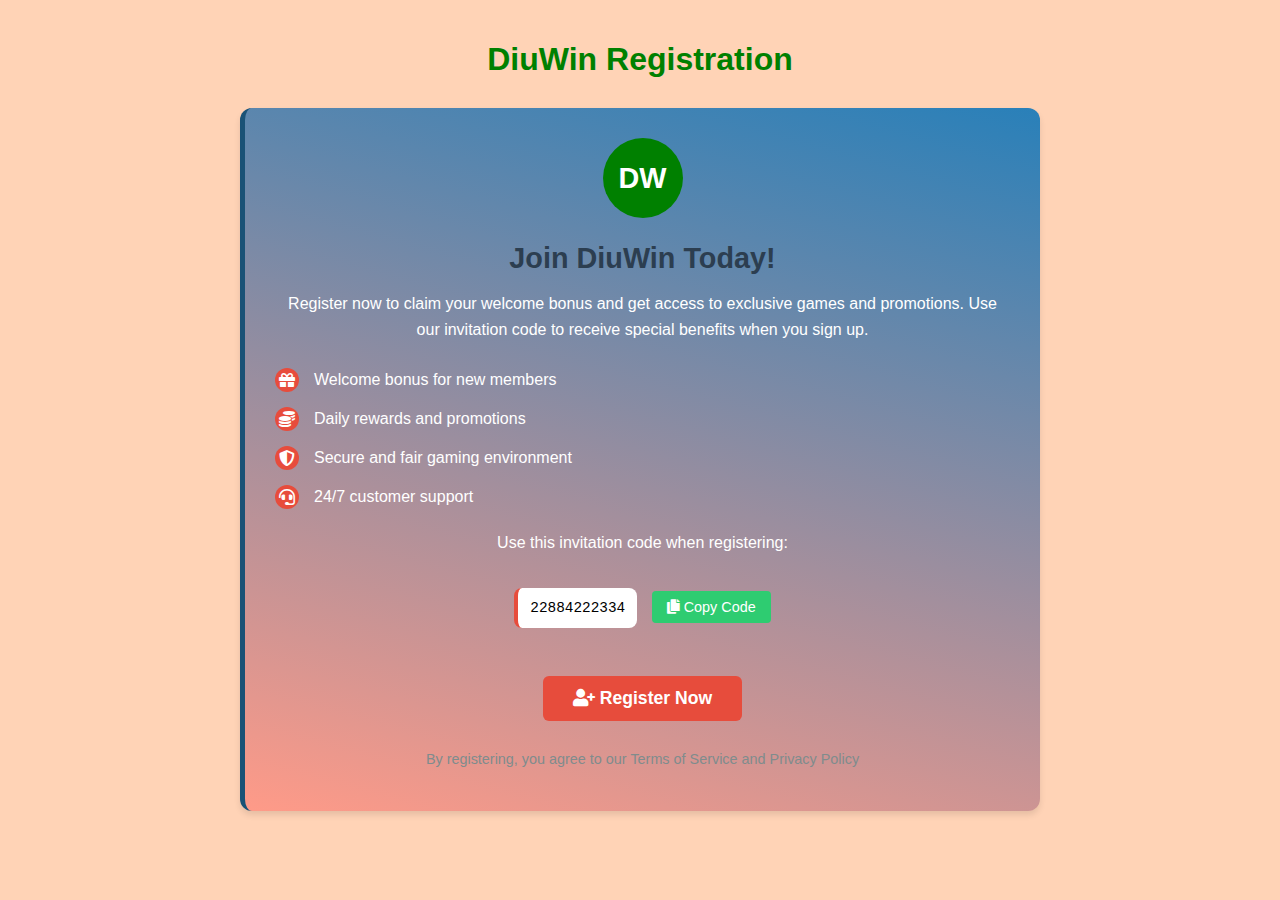
<file: register game/regier diwin.html>
<!DOCTYPE html>
<html lang="en">
<head>
    <meta charset="UTF-8">
    <meta name="viewport" content="width=device-width, initial-scale=1.0">
    <title>Registration</title>
    <style>
        body {
            font-family: 'Segoe UI', Tahoma, Geneva, Verdana, sans-serif;
            max-width: 800px;
            margin: 0 auto;
            padding: 20px;
            background: #FF84365C;
            color: #fff;
        }
        .header {
            text-align: center;
            margin-bottom: 30px;
        }
        .header h1 {
            color: green;
            margin-bottom: 10px;
        }
        .register-card {
                        background: linear-gradient(15deg, #FF36365C, #2980b9);
            border-left: 5px solid #1a5276;
     
                   border-radius: 12px;
            padding: 30px;
            margin-bottom: 25px;
            box-shadow: 0 4px 6px rgba(0,0,0,0.1);
            text-align: center;
        }
        .register-logo {
            width: 80px;
            height: 80px;
            margin: 0 auto 20px;
            background-color: green;
            border-radius: 50%;
            display: flex;
            align-items: center;
            justify-content: center;
            color: white;
            font-weight: bold;
            font-size: 1.8rem;
        }
        .register-title {
            font-size: 1.8rem;
            color: #2c3e50;
            margin-bottom: 15px;
        }
        .register-desc {
            color: #fff;
            margin-bottom: 25px;
            line-height: 1.6;
        }
        .btn-register {
            display: inline-block;
            padding: 12px 30px;
            border-radius: 6px;
            font-weight: 600;
            text-align: center;
            text-decoration: none;
            cursor: pointer;
            transition: all 0.3s ease;
            border: none;
            font-size: 1.1rem;
            background-color: #e74c3c;
            color: white;
            margin: 10px 0;
        }
        .btn-register:hover {
            background-color: #c0392b;
            transform: translateY(-2px);
            box-shadow: 0 4px 8px rgba(231, 76, 60, 0.3);
        }
        .benefits {
            text-align: left;
            margin: 25px 0;
        }
        .benefit-item {
            display: flex;
            align-items: center;
            margin-bottom: 15px;
        }
        .benefit-icon {
            width: 24px;
            height: 24px;
            background-color: #e74c3c;
            border-radius: 50%;
            display: flex;
            align-items: center;
            justify-content: center;
            color: white;
            margin-right: 15px;
            flex-shrink: 0;
        }
        .invitation-code {
            background: #fff;
            color: #000;
            padding: 12px;
            border-radius: 8px;
            margin: 20px 0;
            font-family: 'Courier New', monospace;
            font-size: 0.9rem;
            word-break: break-all;
            border-left: 4px solid #e74c3c;
            display: inline-block;
        }
        .copy-btn {
            background-color: #2ecc71;
            color: white;
            padding: 8px 15px;
            font-size: 0.9rem;
            margin-left: 10px;
            border: none;
            border-radius: 4px;
            cursor: pointer;
            transition: background-color 0.3s;
        }
        .copy-btn:hover {
            background-color: #27ae60;
        }
    </style>
    <link rel="stylesheet" href="https://cdnjs.cloudflare.com/ajax/libs/font-awesome/5.15.3/css/all.min.css">
</head>
<body>
    <div class="header">
        <h1>DiuWin Registration</h1>
    </div>
    
    <div class="register-card">
        <div class="register-logo">DW</div>
        <h2 class="register-title">Join DiuWin Today!</h2>
        <p class="register-desc">
            Register now to claim your welcome bonus and get access to exclusive games and promotions.
            Use our invitation code to receive special benefits when you sign up.
        </p>
        
        <div class="benefits">
            <div class="benefit-item">
                <div class="benefit-icon"><i class="fas fa-gift"></i></div>
                <div>Welcome bonus for new members</div>
            </div>
            <div class="benefit-item">
                <div class="benefit-icon"><i class="fas fa-coins"></i></div>
                <div>Daily rewards and promotions</div>
            </div>
            <div class="benefit-item">
                <div class="benefit-icon"><i class="fas fa-shield-alt"></i></div>
                <div>Secure and fair gaming environment</div>
            </div>
            <div class="benefit-item">
                <div class="benefit-icon"><i class="fas fa-headset"></i></div>
                <div>24/7 customer support</div>
            </div>
        </div>
        
        <p>Use this invitation code when registering:</p>
        <div class="invitation-code" id="inviteCode">22884222334</div>
        <button class="copy-btn" onclick="copyToClipboard('inviteCode')">
            <i class="fas fa-copy"></i> Copy Code
        </button>
        
        <br><br>
        <a href="https://www.15diuwin.com/#/register?invitationCode=22884222334" class="btn-register" target="_blank">
            <i class="fas fa-user-plus"></i> Register Now
        </a>
        
        <p style="margin-top: 20px; font-size: 0.9rem; color: #7f8c8d;">
            By registering, you agree to our Terms of Service and Privacy Policy
        </p>
    </div>

    
    
    
    
    
    
    
    
    
    
    <script>
        function copyToClipboard(id) {
            const codeElement = document.getElementById(id);
            const textToCopy = codeElement.textContent;
            
            navigator.clipboard.writeText(textToCopy).then(() => {
                showToast('Invitation code copied!');
            }).catch(err => {
                console.error('Failed to copy text: ', err);
                // Fallback for older browsers
                const textarea = document.createElement('textarea');
                textarea.value = textToCopy;
                document.body.appendChild(textarea);
                textarea.select();
                document.execCommand('copy');
                document.body.removeChild(textarea);
                showToast('Invitation code copied!');
            });
        }

        function showToast(message) {
            const toast = document.createElement('div');
            toast.style.position = 'fixed';
            toast.style.bottom = '20px';
            toast.style.left = '50%';
            toast.style.transform = 'translateX(-50%)';
            toast.style.backgroundColor = '#2ecc71';
            toast.style.color = 'white';
            toast.style.padding = '12px 24px';
            toast.style.borderRadius = '4px';
            toast.style.boxShadow = '0 2px 10px rgba(0,0,0,0.2)';
            toast.style.zIndex = '1000';
            toast.style.transition = 'opacity 0.5s';
            toast.textContent = message;
            
            document.body.appendChild(toast);
            
            setTimeout(() => {
                toast.style.opacity = '0';
                setTimeout(() => {
                    document.body.removeChild(toast);
                }, 500);
            }, 2000);
        }
    </script>
</body>
</html>
</file>
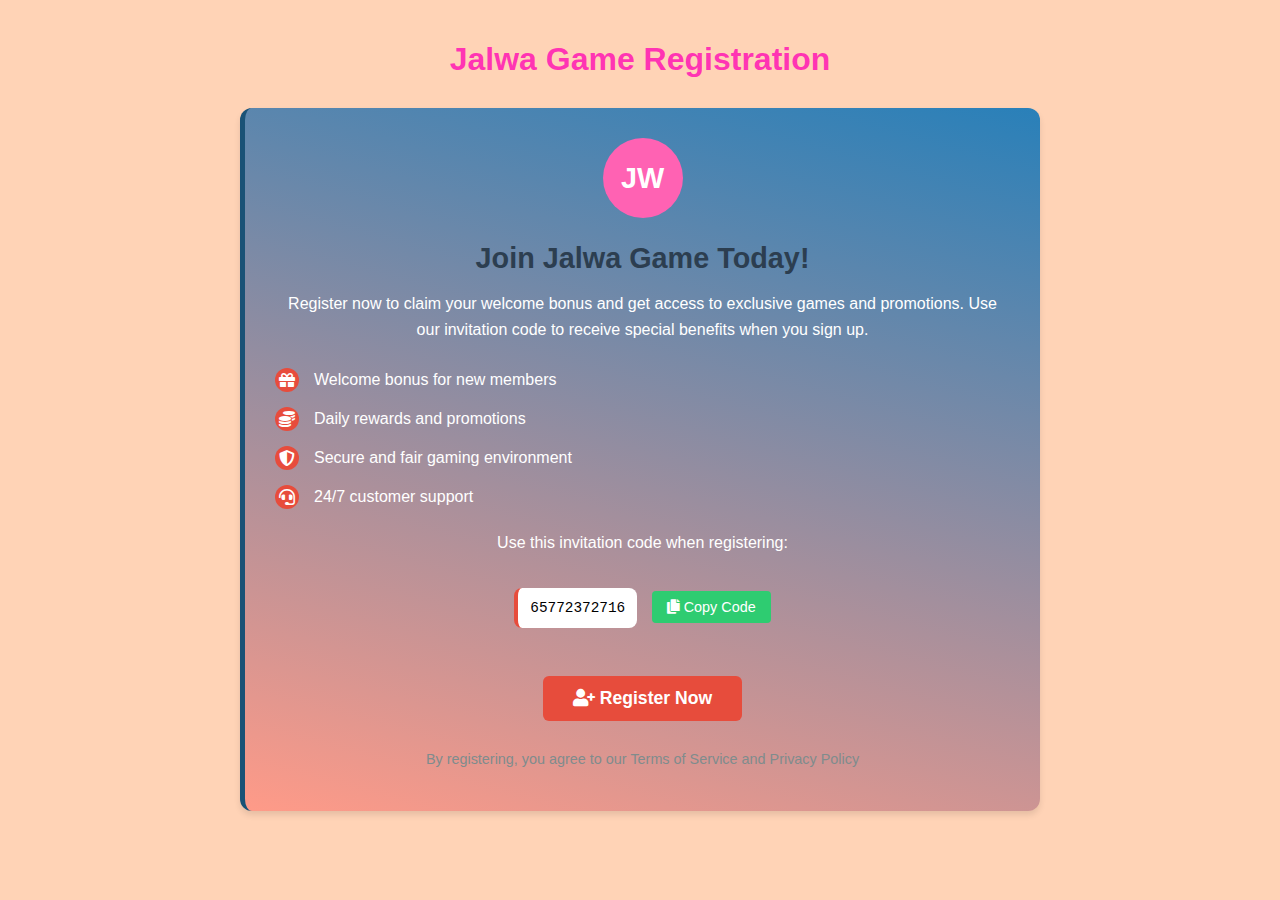
<file: register game/regier jalwa.html>
<!DOCTYPE html>
<html lang="en">
<head>
    <meta charset="UTF-8">
    <meta name="viewport" content="width=device-width, initial-scale=1.0">
    <title>Registration</title>
    <style>
        body {
            font-family: 'Segoe UI', Tahoma, Geneva, Verdana, sans-serif;
            max-width: 800px;
            margin: 0 auto;
            padding: 20px;
            background: #FF84365C;
            color: #fff;
        }
        .header {
            text-align: center;
            margin-bottom: 30px;
        }
        .header h1 {
            color: #FF00B3C4;
            margin-bottom: 10px;
        }
        .register-card {
                        background: linear-gradient(15deg, #FF36365C, #2980b9);
            border-left: 5px solid #1a5276;
     
                   border-radius: 12px;
            padding: 30px;
            margin-bottom: 25px;
            box-shadow: 0 4px 6px rgba(0,0,0,0.1);
            text-align: center;
        }
        .register-logo {
            width: 80px;
            height: 80px;
            margin: 0 auto 20px;
            background-color: #FF62B3FF;
            border-radius: 50%;
            display: flex;
            align-items: center;
            justify-content: center;
            color: white;
            font-weight: bold;
            font-size: 1.8rem;
        }
        .register-title {
            font-size: 1.8rem;
            color: #2c3e50;
            margin-bottom: 15px;
        }
        .register-desc {
            color: #fff;
            margin-bottom: 25px;
            line-height: 1.6;
        }
        .btn-register {
            display: inline-block;
            padding: 12px 30px;
            border-radius: 6px;
            font-weight: 600;
            text-align: center;
            text-decoration: none;
            cursor: pointer;
            transition: all 0.3s ease;
            border: none;
            font-size: 1.1rem;
            background-color: #e74c3c;
            color: white;
            margin: 10px 0;
        }
        .btn-register:hover {
            background-color: #c0392b;
            transform: translateY(-2px);
            box-shadow: 0 4px 8px rgba(231, 76, 60, 0.3);
        }
        .benefits {
            text-align: left;
            margin: 25px 0;
        }
        .benefit-item {
            display: flex;
            align-items: center;
            margin-bottom: 15px;
        }
        .benefit-icon {
            width: 24px;
            height: 24px;
            background-color: #e74c3c;
            border-radius: 50%;
            display: flex;
            align-items: center;
            justify-content: center;
            color: white;
            margin-right: 15px;
            flex-shrink: 0;
        }
        .invitation-code {
            background: #fff;
            color: #000;
            padding: 12px;
            border-radius: 8px;
            margin: 20px 0;
            font-family: 'Courier New', monospace;
            font-size: 0.9rem;
            word-break: break-all;
            border-left: 4px solid #e74c3c;
            display: inline-block;
        }
        .copy-btn {
            background-color: #2ecc71;
            color: white;
            padding: 8px 15px;
            font-size: 0.9rem;
            margin-left: 10px;
            border: none;
            border-radius: 4px;
            cursor: pointer;
            transition: background-color 0.3s;
        }
        .copy-btn:hover {
            background-color: #27ae60;
        }
    </style>
    <link rel="stylesheet" href="https://cdnjs.cloudflare.com/ajax/libs/font-awesome/5.15.3/css/all.min.css">
</head>
<body>
    <div class="header">
        <h1>Jalwa Game Registration</h1>
    </div>
    
    <div class="register-card">
        <div class="register-logo">JW</div>
        <h2 class="register-title">Join Jalwa Game Today!</h2>
        <p class="register-desc">
            Register now to claim your welcome bonus and get access to exclusive games and promotions.
            Use our invitation code to receive special benefits when you sign up.
        </p>
        
        <div class="benefits">
            <div class="benefit-item">
                <div class="benefit-icon"><i class="fas fa-gift"></i></div>
                <div>Welcome bonus for new members</div>
            </div>
            <div class="benefit-item">
                <div class="benefit-icon"><i class="fas fa-coins"></i></div>
                <div>Daily rewards and promotions</div>
            </div>
            <div class="benefit-item">
                <div class="benefit-icon"><i class="fas fa-shield-alt"></i></div>
                <div>Secure and fair gaming environment</div>
            </div>
            <div class="benefit-item">
                <div class="benefit-icon"><i class="fas fa-headset"></i></div>
                <div>24/7 customer support</div>
            </div>
        </div>
        
        <p>Use this invitation code when registering:</p>
        <div class="invitation-code" id="inviteCode">65772372716</div>
        <button class="copy-btn" onclick="copyToClipboard('inviteCode')">
            <i class="fas fa-copy"></i> Copy Code
        </button>
        
        <br><br>
        <a href="https://www.jalwagames8.com/#/register?invitationCode=65772372716" class="btn-register" target="_blank">
            <i class="fas fa-user-plus"></i> Register Now
        </a>
        
        <p style="margin-top: 20px; font-size: 0.9rem; color: #7f8c8d;">
            By registering, you agree to our Terms of Service and Privacy Policy
        </p>
    </div>

    
    
    
    
    
    
    
    
    
    
    <script>
        function copyToClipboard(id) {
            const codeElement = document.getElementById(id);
            const textToCopy = codeElement.textContent;
            
            navigator.clipboard.writeText(textToCopy).then(() => {
                showToast('Invitation code copied!');
            }).catch(err => {
                console.error('Failed to copy text: ', err);
                // Fallback for older browsers
                const textarea = document.createElement('textarea');
                textarea.value = textToCopy;
                document.body.appendChild(textarea);
                textarea.select();
                document.execCommand('copy');
                document.body.removeChild(textarea);
                showToast('Invitation code copied!');
            });
        }

        function showToast(message) {
            const toast = document.createElement('div');
            toast.style.position = 'fixed';
            toast.style.bottom = '20px';
            toast.style.left = '50%';
            toast.style.transform = 'translateX(-50%)';
            toast.style.backgroundColor = '#2ecc71';
            toast.style.color = 'white';
            toast.style.padding = '12px 24px';
            toast.style.borderRadius = '4px';
            toast.style.boxShadow = '0 2px 10px rgba(0,0,0,0.2)';
            toast.style.zIndex = '1000';
            toast.style.transition = 'opacity 0.5s';
            toast.textContent = message;
            
            document.body.appendChild(toast);
            
            setTimeout(() => {
                toast.style.opacity = '0';
                setTimeout(() => {
                    document.body.removeChild(toast);
                }, 500);
            }, 2000);
        }
    </script>
</body>
</html>
</file>
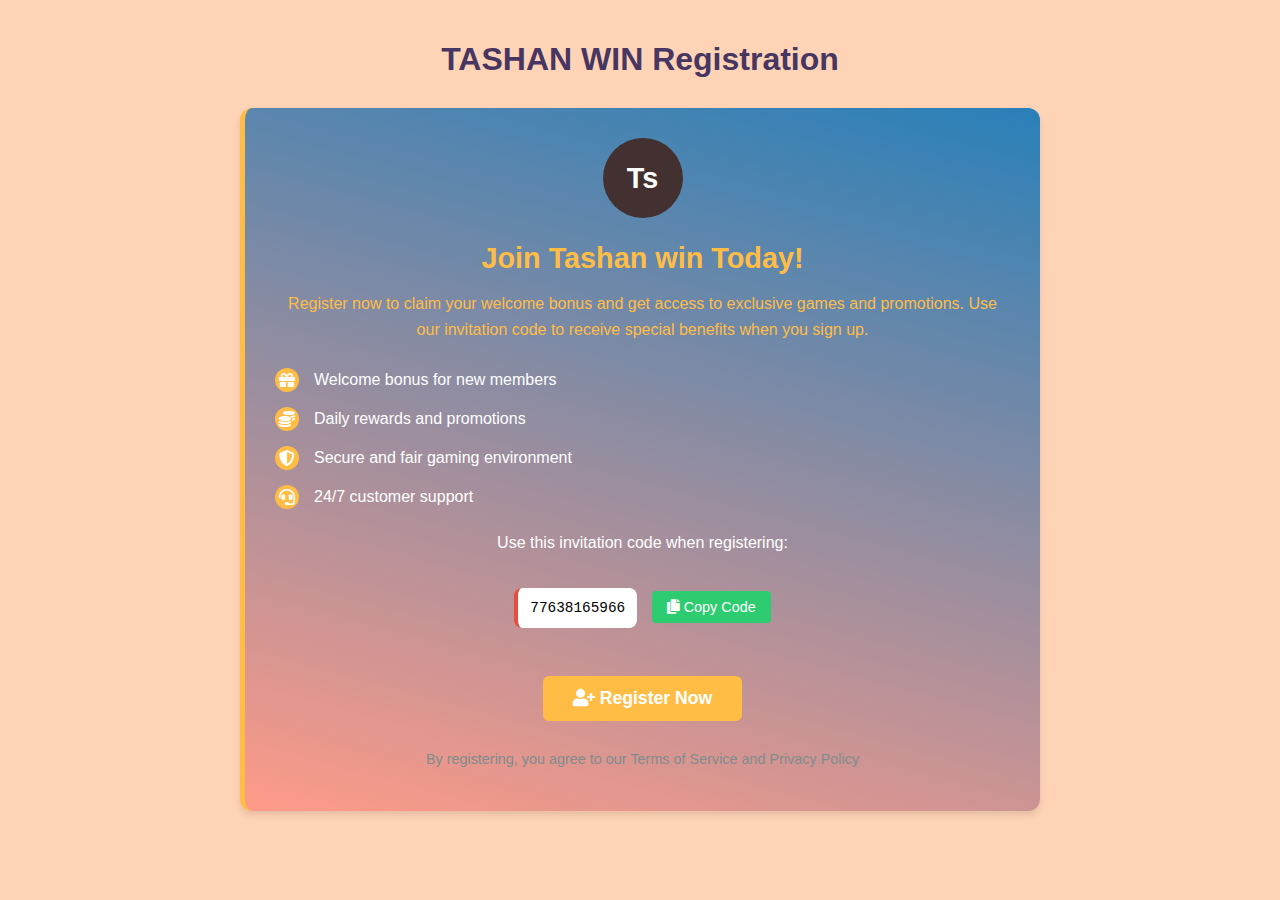
<file: register game/regier tashan.html>
<!DOCTYPE html>
<html lang="en">
<head>
    <meta charset="UTF-8">
    <meta name="viewport" content="width=device-width, initial-scale=1.0">
    <title>Registration</title>
    <style>
        body {
            font-family: 'Segoe UI', Tahoma, Geneva, Verdana, sans-serif;
            max-width: 800px;
            margin: 0 auto;
            padding: 20px;
            background: #FF84365C;
            color: #fff;
        }
        .header {
            text-align: center;
            margin-bottom: 30px;
        }
        .header h1 {
            color: #463661;
            margin-bottom: 10px;
        }
        .register-card {
                        background: linear-gradient(15deg, #FF36365C, #2980b9);
            border-left: 5px solid #FFBD46;
     
                   border-radius: 12px;
            padding: 30px;
            margin-bottom: 25px;
            box-shadow: 0 4px 6px rgba(0,0,0,0.1);
            text-align: center;
        }
        .register-logo {
            width: 80px;
            height: 80px;
            margin: 0 auto 20px;
            background-color: #433031;
            border-radius: 50%;
            display: flex;
            align-items: center;
            justify-content: center;
            color: white;
            font-weight: bold;
            font-size: 1.8rem;
        }
        .register-title {
            font-size: 1.8rem;
            color: #FFBD46;
            margin-bottom: 15px;
        }
        .register-desc {
            color: #FFBD46;
            margin-bottom: 25px;
            line-height: 1.6;
        }
        .btn-register {
            display: inline-block;
            padding: 12px 30px;
            border-radius: 6px;
            font-weight: 600;
            text-align: center;
            text-decoration: none;
            cursor: pointer;
            transition: all 0.3s ease;
            border: none;
            font-size: 1.1rem;
            background-color: #FFBD46;
            color: white;
            margin: 10px 0;
        }
        .btn-register:hover {
            background-color: #c0392b;
            transform: translateY(-2px);
            box-shadow: 0 4px 8px rgba(231, 76, 60, 0.3);
        }
        .benefits {
            text-align: left;
            margin: 25px 0;
        }
        .benefit-item {
            display: flex;
            align-items: center;
            margin-bottom: 15px;
        }
        .benefit-icon {
            width: 24px;
            height: 24px;
            background-color: #FFBD46;
            border-radius: 50%;
            display: flex;
            align-items: center;
            justify-content: center;
            color: white;
            margin-right: 15px;
            flex-shrink: 0;
        }
        .invitation-code {
            background: #fff;
            color: #000;
            padding: 12px;
            border-radius: 8px;
            margin: 20px 0;
            font-family: 'Courier New', monospace;
            font-size: 0.9rem;
            word-break: break-all;
            border-left: 4px solid #e74c3c;
            display: inline-block;
        }
        .copy-btn {
            background-color: #2ecc71;
            color: white;
            padding: 8px 15px;
            font-size: 0.9rem;
            margin-left: 10px;
            border: none;
            border-radius: 4px;
            cursor: pointer;
            transition: background-color 0.3s;
        }
        .copy-btn:hover {
            background-color: #27ae60;
        }
    </style>
    <link rel="stylesheet" href="https://cdnjs.cloudflare.com/ajax/libs/font-awesome/5.15.3/css/all.min.css">
</head>
<body>
    <div class="header">
        <h1>TASHAN WIN Registration</h1>
    </div>
    
    <div class="register-card">
        <div class="register-logo">Ts</div>
        <h2 class="register-title">Join Tashan win Today!</h2>
        <p class="register-desc">
            Register now to claim your welcome bonus and get access to exclusive games and promotions.
            Use our invitation code to receive special benefits when you sign up.
        </p>
        
        <div class="benefits">
            <div class="benefit-item">
                <div class="benefit-icon"><i class="fas fa-gift"></i></div>
                <div>Welcome bonus for new members</div>
            </div>
            <div class="benefit-item">
                <div class="benefit-icon"><i class="fas fa-coins"></i></div>
                <div>Daily rewards and promotions</div>
            </div>
            <div class="benefit-item">
                <div class="benefit-icon"><i class="fas fa-shield-alt"></i></div>
                <div>Secure and fair gaming environment</div>
            </div>
            <div class="benefit-item">
                <div class="benefit-icon"><i class="fas fa-headset"></i></div>
                <div>24/7 customer support</div>
            </div>
        </div>
        
        <p>Use this invitation code when registering:</p>
        <div class="invitation-code" id="inviteCode">77638165966</div>
        <button class="copy-btn" onclick="copyToClipboard('inviteCode')">
            <i class="fas fa-copy"></i> Copy Code
        </button>
        
        <br><br>
        <a href="https://www.tashanwin.net/#/register?invitationCode=77638165966" class="btn-register" target="_blank">
            <i class="fas fa-user-plus"></i> Register Now
        </a>
        
        <p style="margin-top: 20px; font-size: 0.9rem; color: #7f8c8d;">
            By registering, you agree to our Terms of Service and Privacy Policy
        </p>
    </div>

    
    
    
    
    
    
    
    
    
    
    <script>
        function copyToClipboard(id) {
            const codeElement = document.getElementById(id);
            const textToCopy = codeElement.textContent;
            
            navigator.clipboard.writeText(textToCopy).then(() => {
                showToast('Invitation code copied!');
            }).catch(err => {
                console.error('Failed to copy text: ', err);
                // Fallback for older browsers
                const textarea = document.createElement('textarea');
                textarea.value = textToCopy;
                document.body.appendChild(textarea);
                textarea.select();
                document.execCommand('copy');
                document.body.removeChild(textarea);
                showToast('Invitation code copied!');
            });
        }

        function showToast(message) {
            const toast = document.createElement('div');
            toast.style.position = 'fixed';
            toast.style.bottom = '20px';
            toast.style.left = '50%';
            toast.style.transform = 'translateX(-50%)';
            toast.style.backgroundColor = '#2ecc71';
            toast.style.color = 'white';
            toast.style.padding = '12px 24px';
            toast.style.borderRadius = '4px';
            toast.style.boxShadow = '0 2px 10px rgba(0,0,0,0.2)';
            toast.style.zIndex = '1000';
            toast.style.transition = 'opacity 0.5s';
            toast.textContent = message;
            
            document.body.appendChild(toast);
            
            setTimeout(() => {
                toast.style.opacity = '0';
                setTimeout(() => {
                    document.body.removeChild(toast);
                }, 500);
            }, 2000);
        }
    </script>
</body>
</html>
</file>
<file: Game-wingo/style 25.css>
:root {
            --primary-color: #d9534f;
            --secondary-color: #337ab7;
            --success-color: #5cb85c;
            --background-color: #f5f5f5;
            --card-color: #ffffff;
            --text-color: #333333;
            --border-color: #dddddd;
        }

/* General page setup */
body {
  margin: 0;
  padding: 0;
  background-color: #2b3a4a;
  font-family: 'Segoe UI', sans-serif;
  color: white;
  display: flex;
  justify-content: center;
  align-items: center;
  height: 100vh;
}

/* Main container box */
.container {
  background-color: #1f1f2e;
  border: 3px solid #f1c40f;
  border-radius: 12px;
  padding: 30px 20px;
  width: 300px;
  height: 630px;
  text-align: center;
  box-shadow: 0 0 20px #000;
}

/* Title styling */
h1 {
  color: #f1c40f;
  font-size: 28px;
  margin-bottom: 10px;
    font-weight: bold;
    margin-top: 40px;
  border-bottom: 2px solid #2980b9;
       
    font-size: 18px;
    text-align: center;
    letter-spacing: 1px;
}
h2{
    color: var(--primary-color);
    font-weight: bold;
    margin-top: -20px;
    font-size: 18px;
    font-weight: 500;
    text-align: center;
    letter-spacing: 1px;
}

 .timer {
            padding: 2px;
            text-align: center;
              color: red;
            font-size: 6px;
            font-weight: bold;
   margin-top: -20px;
            
        }

/* Hacked server status */
.server-status {
  color: red;
  margin: 10px 0;
  font-weight: bold;
}


input[type="text"] {
  width: 95%;
  padding: 10px;
  font-size: 14px;
  background-color: beige;
  border: none;
  border-radius: 5px;
  margin-top: 5px;
  box-sizing: border-box;
}

button {
  background-color: #3498db;
  color: white;
  font-size: 15px;
  padding: 10px 20px;
  border: none;
  border-radius: 6px;
  margin-top: 10px;
  cursor: pointer;
}

button:hover {
  background-color: #2980b9;
}

/* Result display */
.result {
  text-align: center;
  margin-top: 50px;
}

.result p {
  margin: 8px 0;
  font-size: 15px;
}


#numberDisplay,
#colorDisplay {
  font-weight: bold;
  margin-top: 10px;
  color: red;
}



        .red {
            color: #e74c3c;
        }
        
        .blue {
            color: #3498db;
        }
        
        .green {
            color: #2ecc71;
        }

        
        .logout {
            text-align: center;
            padding: 10px;
          width: 100%;
          background-color: red;
            color: #fff;
            font-weight: bold;
            cursor: pointer;
          margin-top: 50px;
            transition: color 0.3s;
            font-size: 16px;
        }
        
        .logout:hover {
            color: red;
        }

        
        @font-face {
            font-family: 'Digital';
            src: url('https://fonts.googleapis.com/css2?family=Digital+7&display=swap');
        }




.game-options {
            display: flex;
            padding: -5px;
            background-color: #;
            border-bottom: 0px solid #2980b9;
            gap: 5px;
            flex-wrap: wrap;
        }
        
        .game-option {
            flex: 1;
            min-width: 20px;
            padding: 10px;
            text-align: center;
            background-color: cornflowerblue;
            color: white;
            border-radius: 12px;
            cursor: pointer;
            transition: all 0.3s;
            font-weight: bold;
            border: none;
            display: flex;
            flex-direction: column;
            align-items: center;
            justify-content: center;
        }
        
        .game-option img {
            width: 30px;
            height: 30px;
            margin-bottom: 1px;
            object-fit: contain;
        }
        
        .game-option:hover {
            background-color: #2980b9;
            transform: translateY(-2px);
        }
        
        .game-option.active {
            background: linear-gradient(135deg, #e74c3c, #c0392b);
            box-shadow: 0 4px 8px rgba(0, 0, 0, 0.2);
        }
        .AM2 img{
      max-width: 80%;
      margin-top:0px;
          margin-right: 10px;
      margin-left:10px;
      height: auto;
    }
</file>
